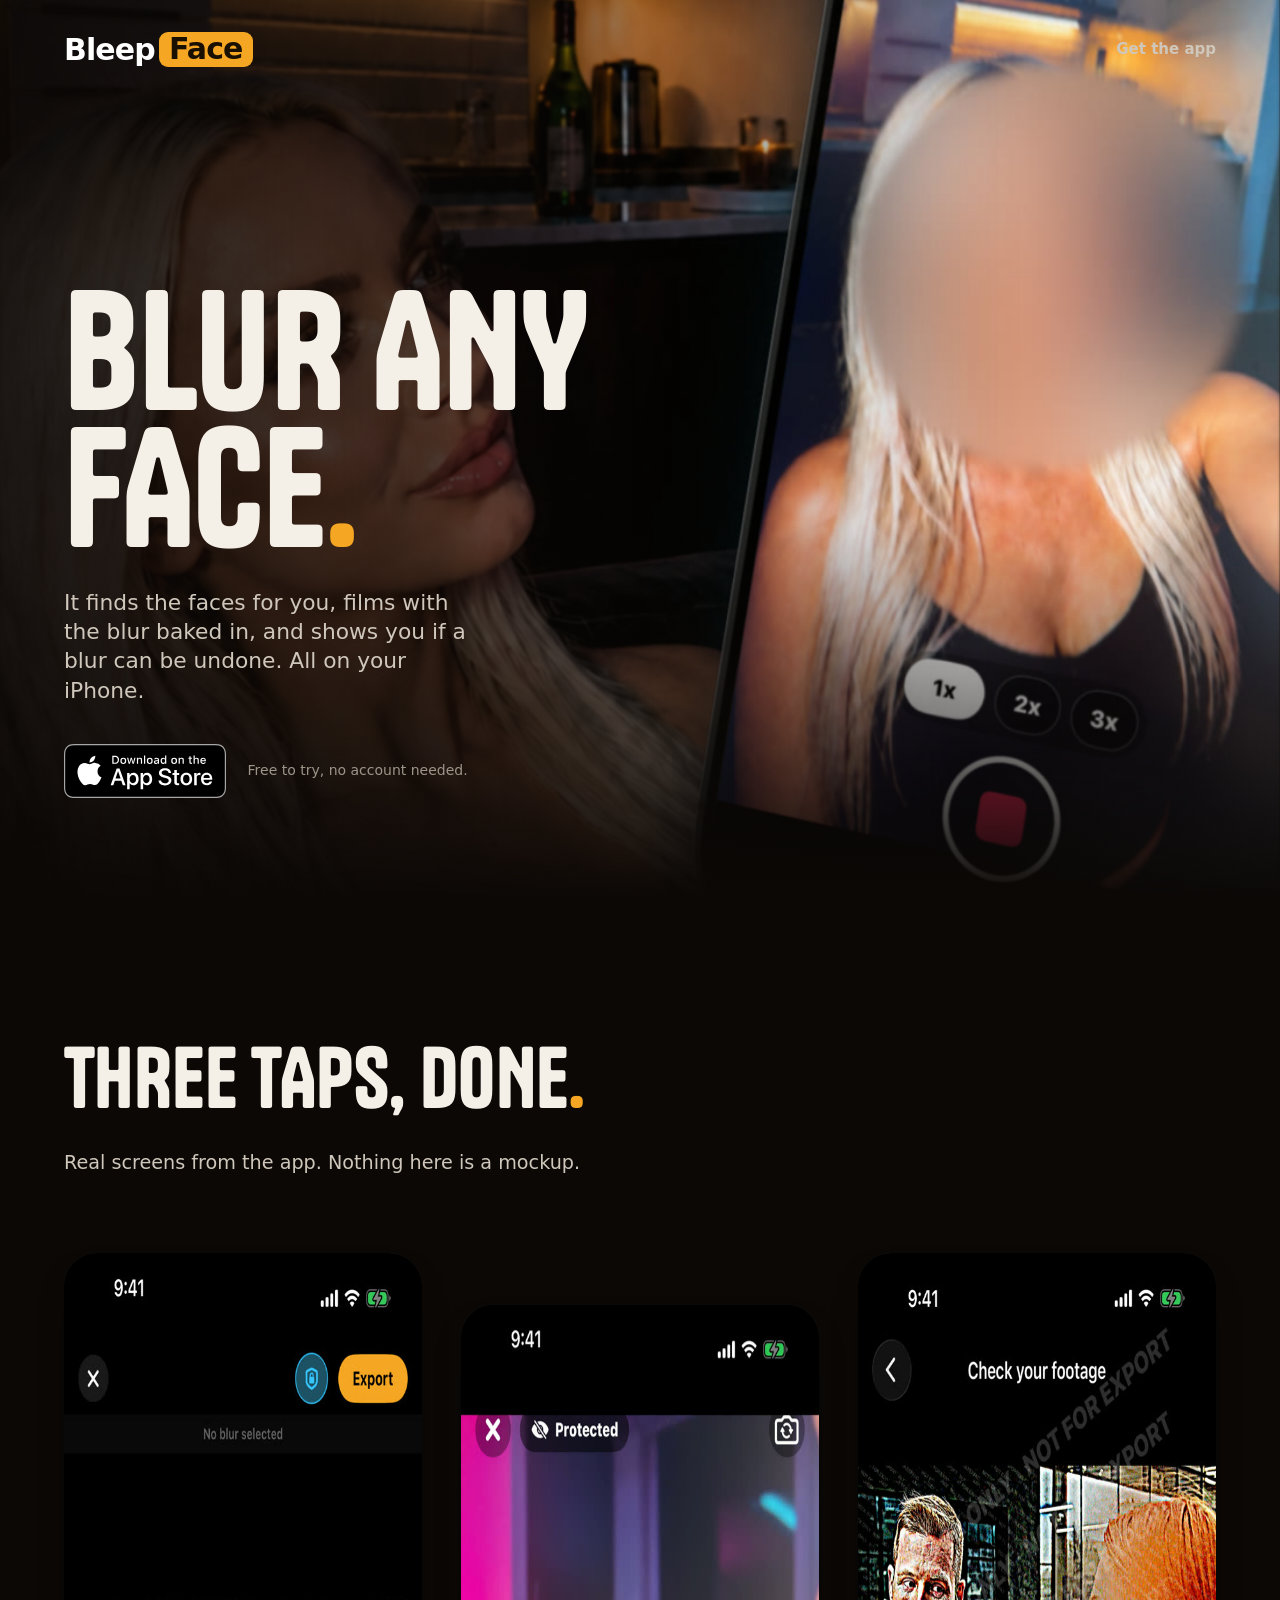
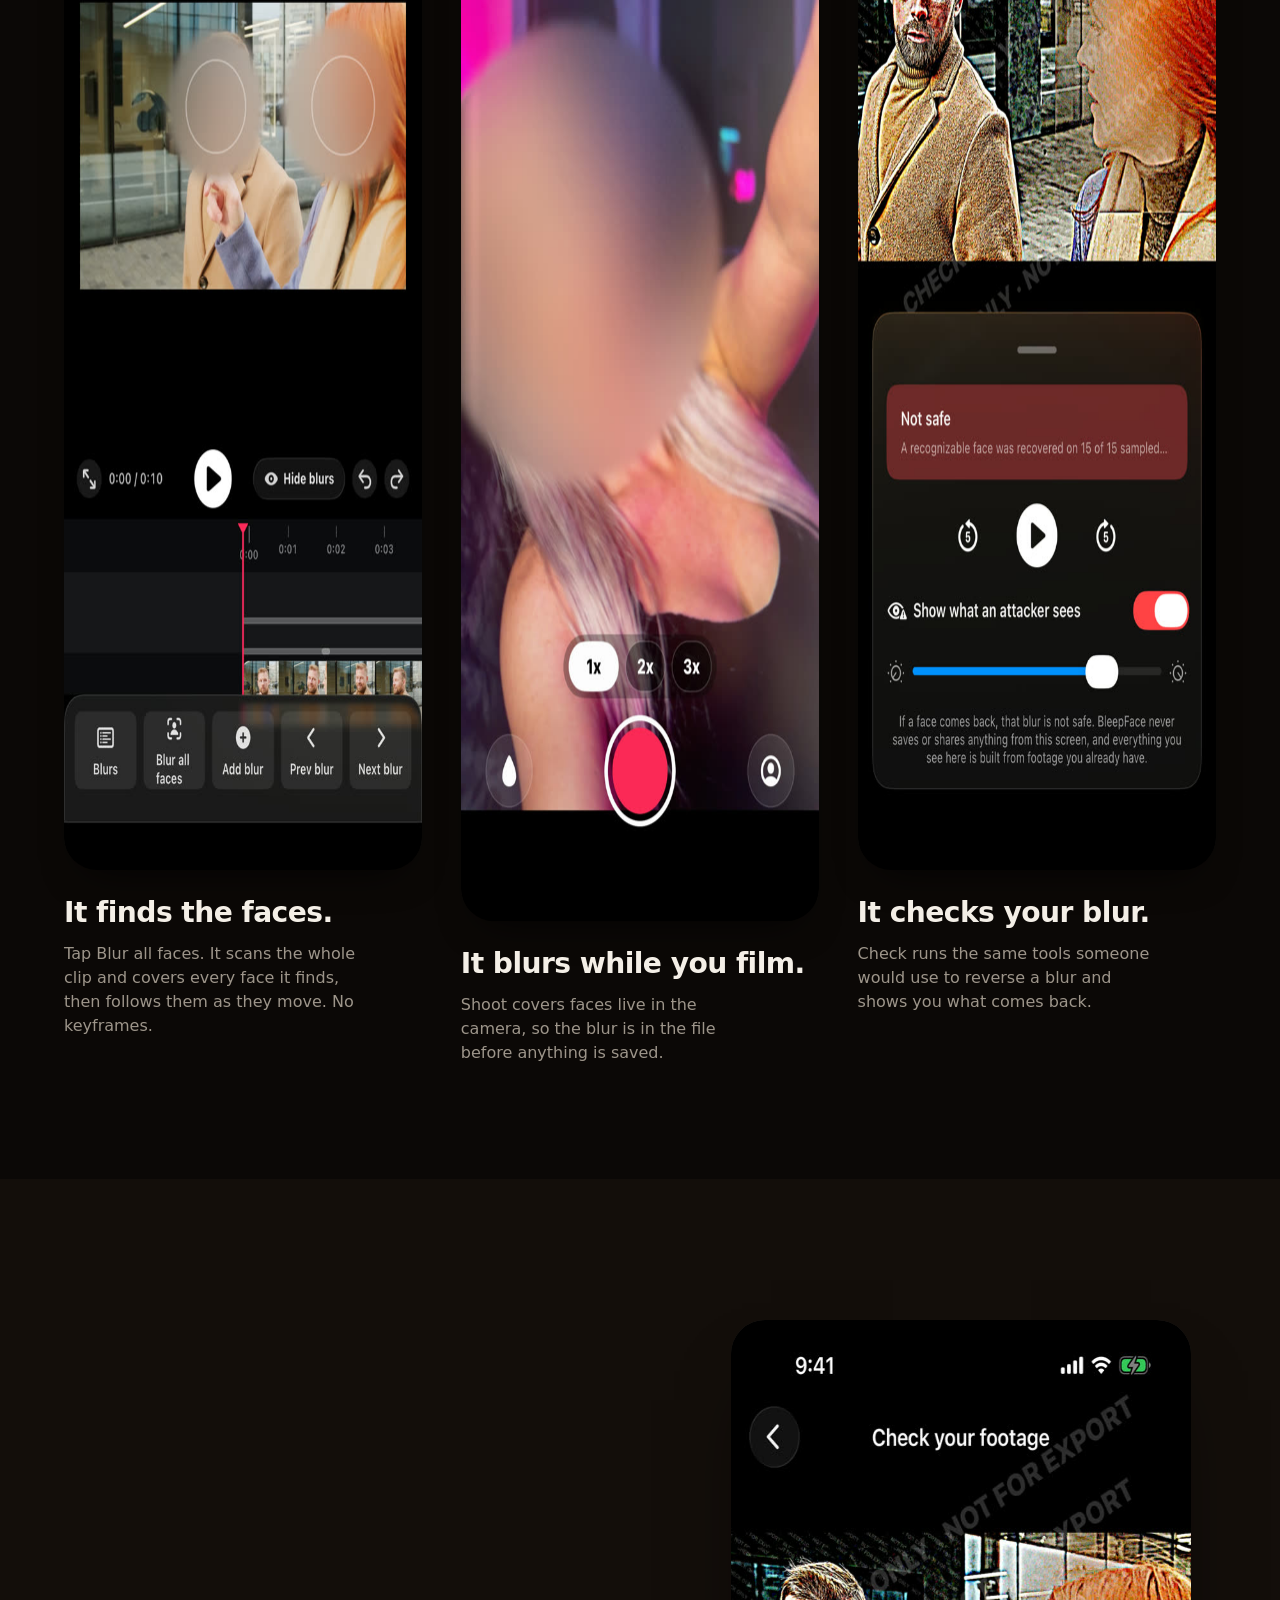
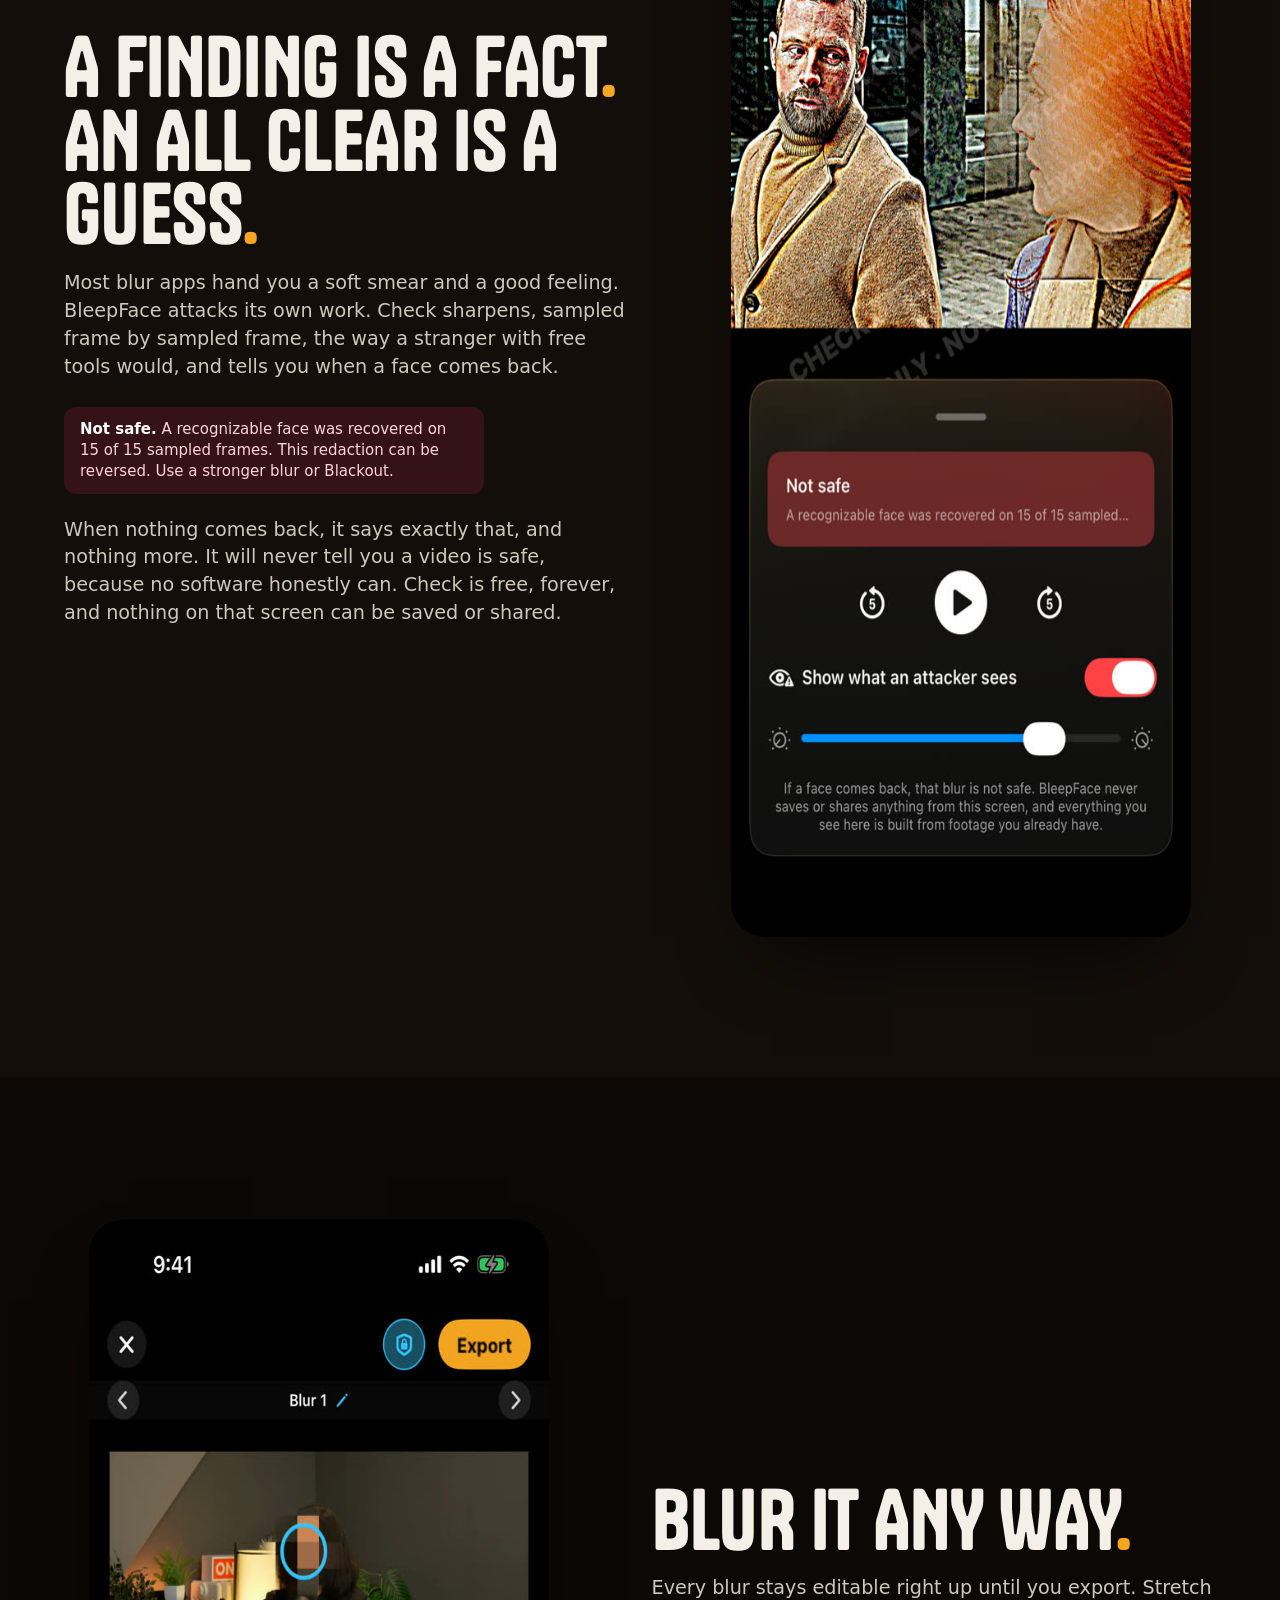
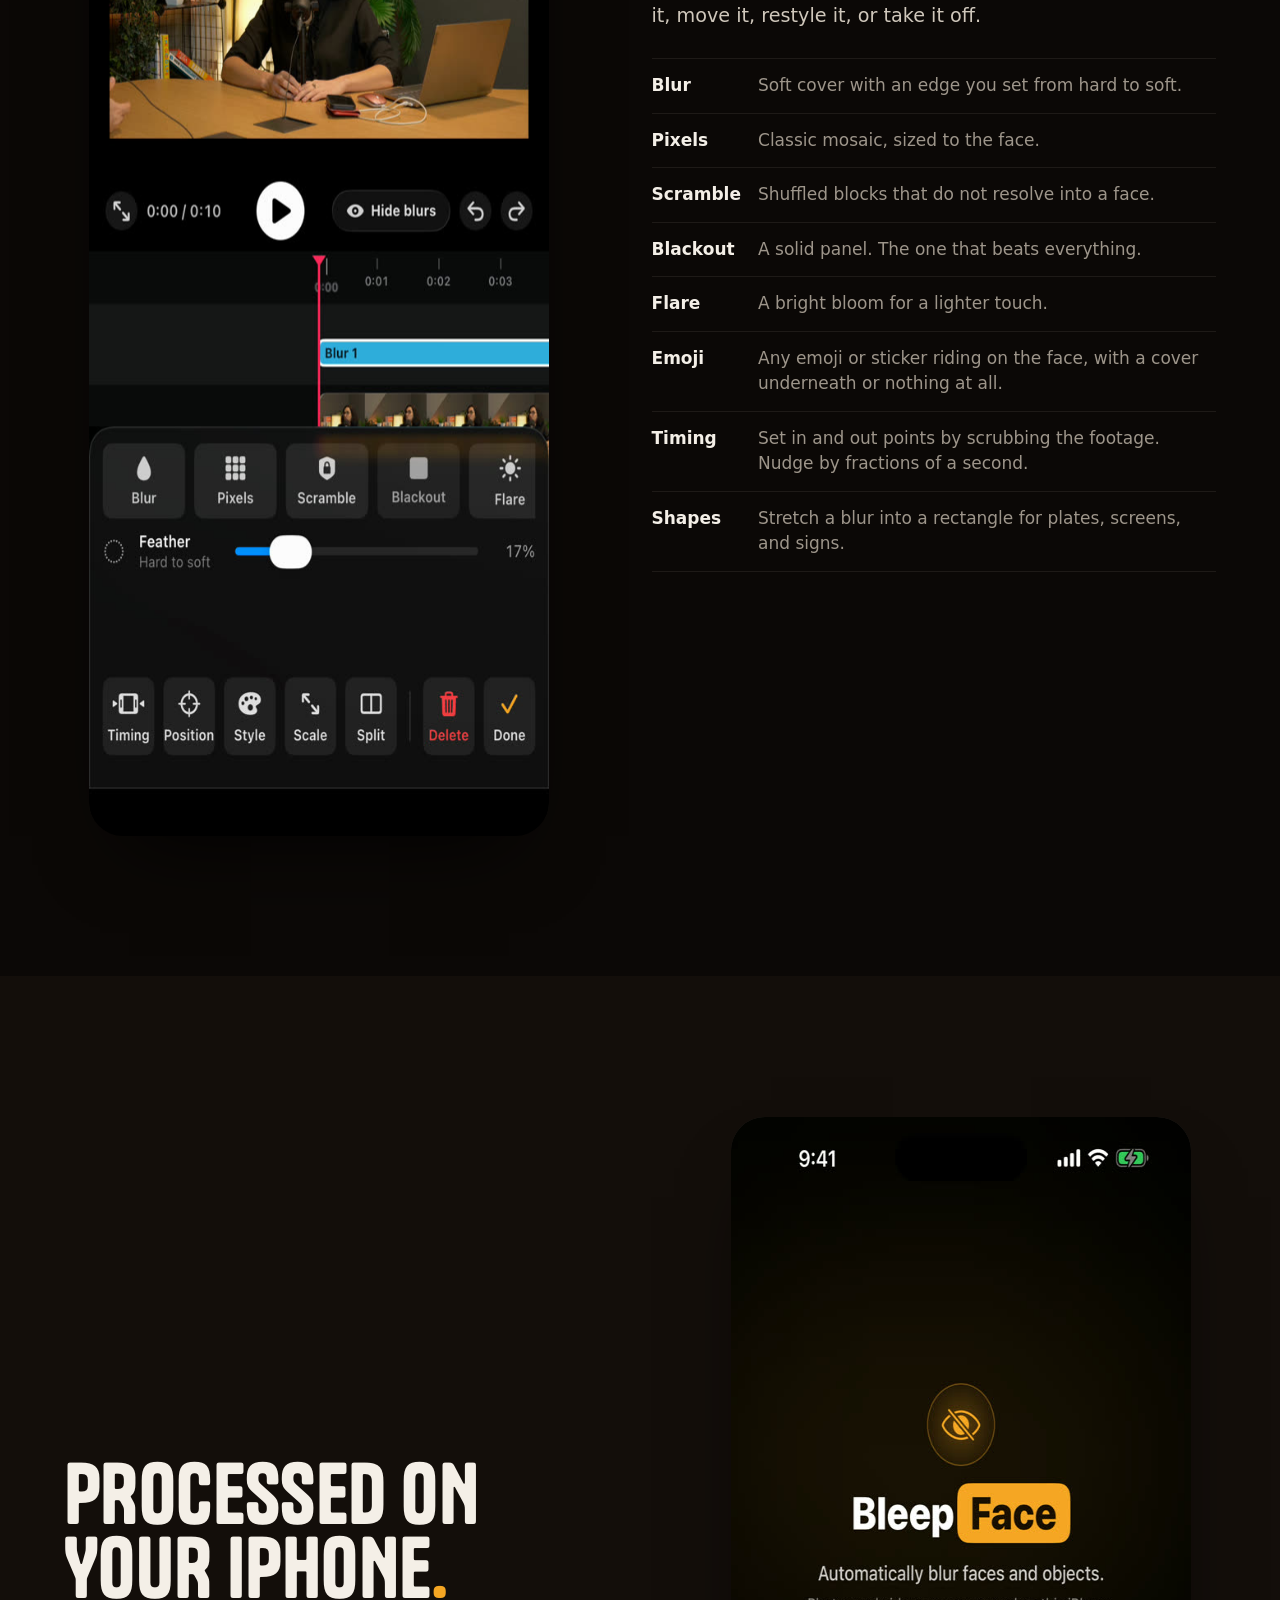
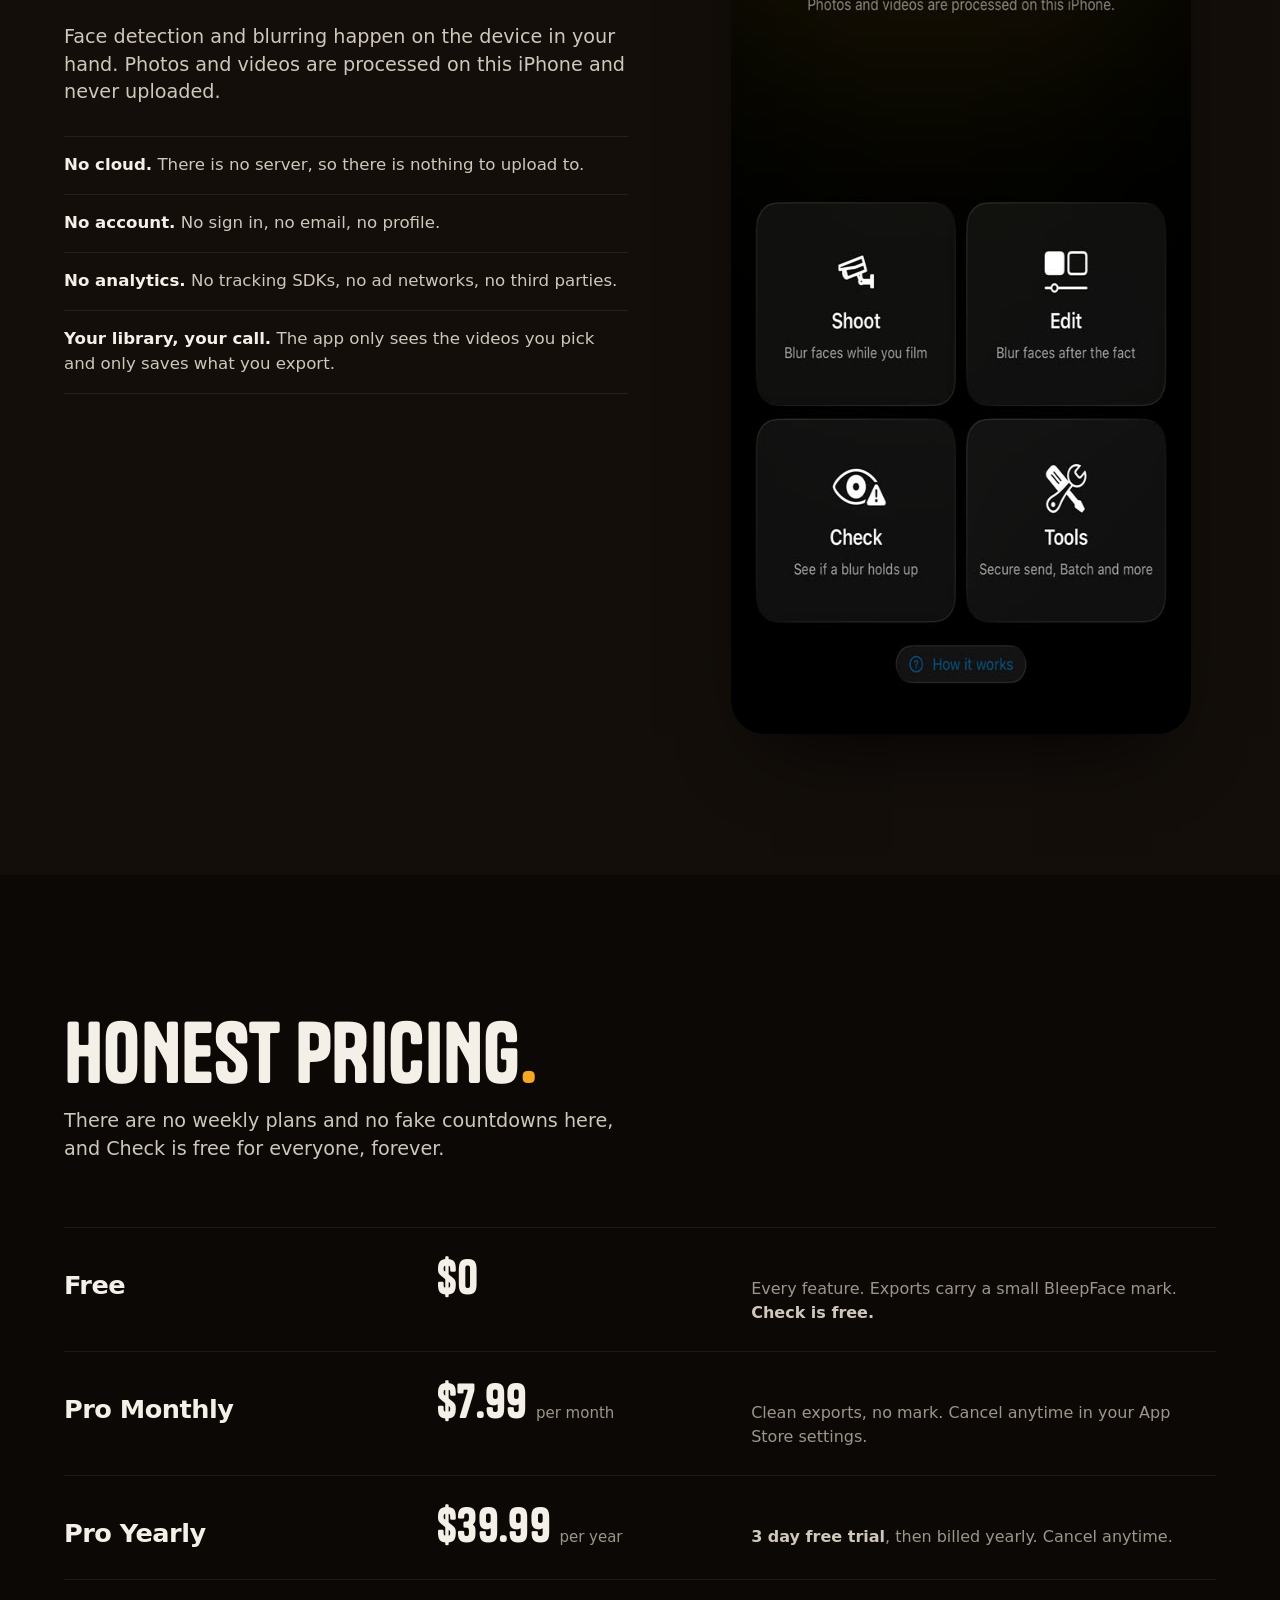
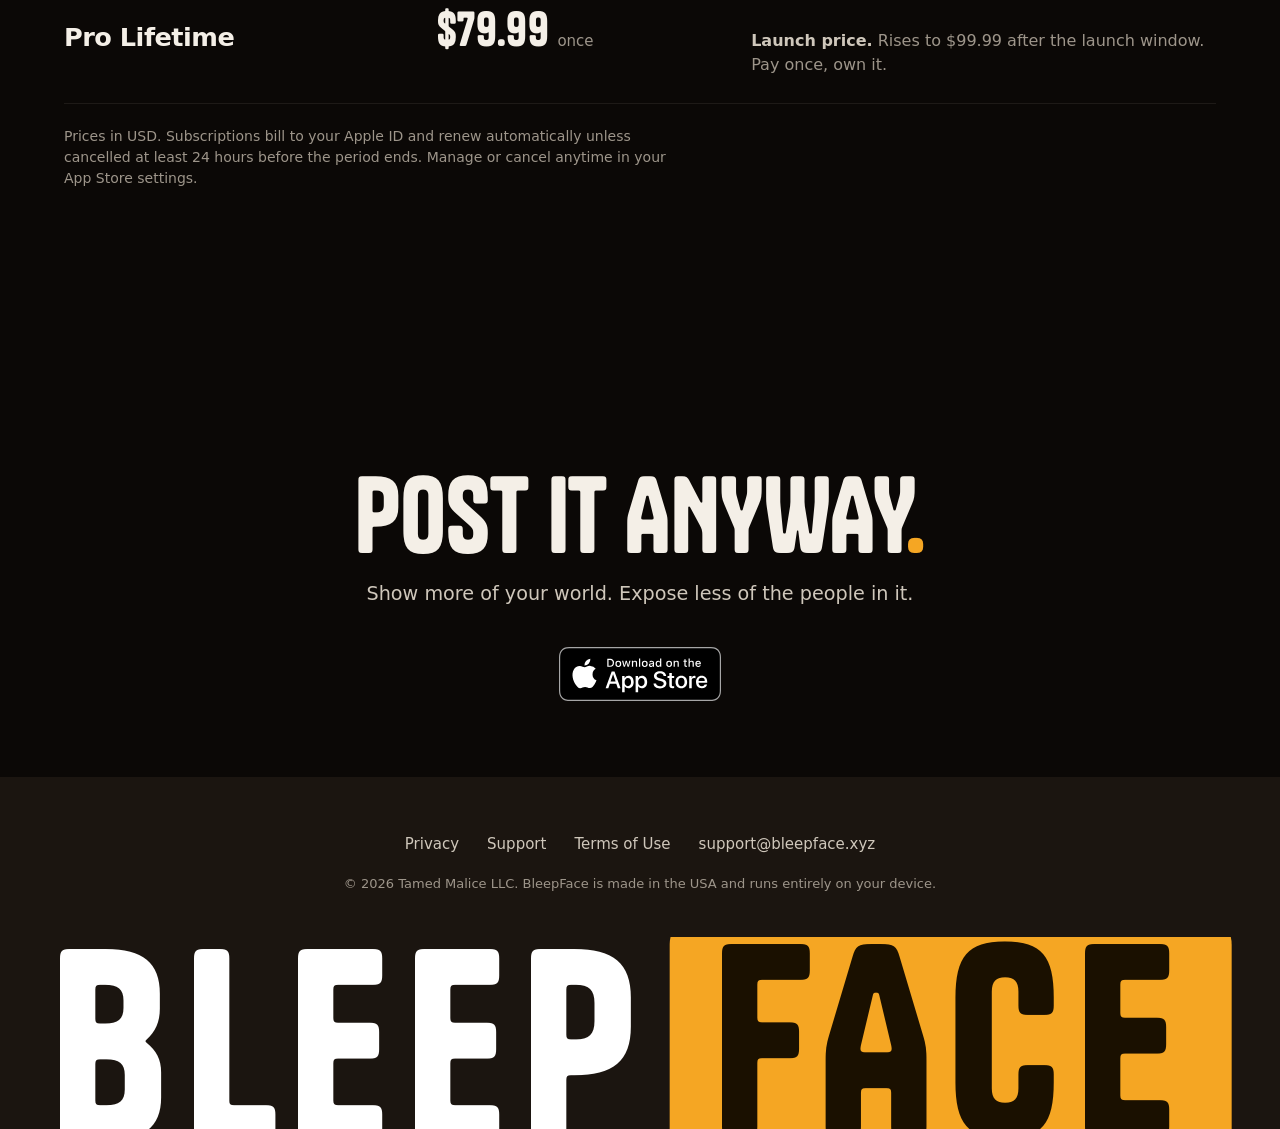
<file: index.html>
<!DOCTYPE html>
<html lang="en">
<head>
<meta charset="utf-8">
<meta name="viewport" content="width=device-width, initial-scale=1">
<title>BleepFace</title>
<meta name="description" content="BleepFace blurs faces in your videos automatically, films with the blur baked in live, and checks whether a blur can be reversed. Everything runs on your iPhone.">
<meta property="og:title" content="BleepFace">
<meta property="og:description" content="Blur any face. Film with the blur live. Check it before you post. All on your iPhone.">
<meta property="og:image" content="https://bleepface-site.pages.dev/assets/screens/03_blur_faces_live.jpg">
<meta property="og:type" content="website">
<meta name="theme-color" content="#0B0806">
<link rel="icon" href="assets/icon-512.png">
<link rel="apple-touch-icon" href="assets/icon-512.png">
<style>
  /* Faces: Tanker (Fontshare, self hosted) carries the display lines. Body sits
     in the system stack, which is SF on Apple devices, the same face the app
     itself uses. */
  @font-face {
    font-family: "Tanker";
    src: url("assets/fonts/Tanker-Regular.woff2") format("woff2");
    font-weight: 400; font-style: normal; font-display: swap;
  }
  :root {
    --ground: #0B0806;
    --ground-2: #130E0A;
    --ground-3: #1B1510;
    --ink: #F4EFE7;
    --ink-2: #CFC7BB;
    --muted: #9D958A;
    --amber: #F5A623;
    --amber-ink: #1A1000;
    --red: #FD2B5A;
    --edge: rgba(255, 236, 210, 0.08);
    --display: "Tanker", "Impact", "Arial Narrow", sans-serif;
    --body: -apple-system, BlinkMacSystemFont, system-ui, "Helvetica Neue", Arial, sans-serif;
    --gutter: clamp(20px, 5vw, 72px);
    --max: 1280px;
  }
  * { box-sizing: border-box; margin: 0; padding: 0; }
  html { scroll-behavior: smooth; }
  body {
    background: var(--ground); color: var(--ink);
    font-family: var(--body); line-height: 1.5;
    -webkit-font-smoothing: antialiased; overflow-x: hidden;
  }
  img { max-width: 100%; display: block; }
  a { color: inherit; text-decoration: none; }
  ::selection { background: var(--amber); color: var(--amber-ink); }
  :focus-visible { outline: 2px solid var(--amber); outline-offset: 4px; }

  .wrap { width: min(var(--max), 100% - 2 * var(--gutter)); margin-inline: auto; }

  /* Wordmark: the app's own mark, Bleep in white and Face on the amber box. */
  .mark { display: inline-flex; align-items: center; gap: 4px; font-weight: 800;
          letter-spacing: -0.03em; line-height: 1; white-space: nowrap; }
  .mark .b { color: #fff; }
  .mark .f { color: var(--amber-ink); background: var(--amber);
             padding: 0.06em 0.34em 0.12em; border-radius: 0.3em; }

  /* Nav sits over the hero, thin, no bar. */
  .nav { position: absolute; inset: 0 0 auto 0; z-index: 5;
         padding-top: clamp(18px, 3vw, 32px); }
  .nav .wrap { display: flex; align-items: center; justify-content: space-between; }
  .nav .mark { font-size: clamp(22px, 2.4vw, 30px); }
  .nav a.quiet { font-size: 15px; font-weight: 600; color: var(--ink-2); }
  .nav a.quiet:hover { color: #fff; }

  /* HERO. The plate is the artifact: a real Shoot capture on a real phone,
     held in a real room. Text sits in the left third where the plate is dark. */
  .hero { position: relative; min-height: min(100svh, 1000px); display: grid; align-items: end;
          overflow: hidden; isolation: isolate; }
  .hero .plate { position: absolute; inset: 0; z-index: -1; }
  .hero .plate img { width: 100%; height: 100%; object-fit: cover;
                     object-position: 78% 40%; transform: translateY(var(--py, 0)); will-change: transform; }
  /* Grade the plate so the type has ground to sit on, feathered, never a slab. */
  .hero .plate::after { content: ""; position: absolute; inset: 0;
    background:
      linear-gradient(to right, rgba(11,8,6,.92) 0%, rgba(11,8,6,.72) 34%, rgba(11,8,6,.12) 62%, rgba(11,8,6,0) 80%),
      linear-gradient(to top, rgba(11,8,6,1) 0%, rgba(11,8,6,.55) 18%, rgba(11,8,6,0) 42%); }
  .hero .wrap { padding-block: clamp(120px, 16vw, 200px) clamp(56px, 8vw, 110px); }
  .hero h1 { font-family: var(--display); font-weight: 400;
             font-size: clamp(76px, 12.5vw, 196px); line-height: 0.86; letter-spacing: 0.005em;
             text-transform: uppercase; max-width: 9ch; }
  .hero h1 .dot { color: var(--amber); }
  .hero p.sub { margin-top: clamp(18px, 2.4vw, 30px); max-width: 30ch;
                font-size: clamp(18px, 1.7vw, 24px); color: var(--ink-2); line-height: 1.35; }
  .cta { margin-top: clamp(26px, 3vw, 40px); display: flex; align-items: center; gap: 22px; flex-wrap: wrap; }
  .badge img { height: 54px; width: auto; }
  .badge:hover img { filter: brightness(1.12); }
  .cta small { font-size: 14px; color: var(--muted); flex: 1 1 180px; min-width: 0; }

  /* Section rhythm */
  section { padding-block: clamp(80px, 11vw, 160px); }
  h2 { font-family: var(--display); font-weight: 400; text-transform: uppercase;
       font-size: clamp(44px, 6.4vw, 96px); line-height: 0.9; letter-spacing: 0.005em; }
  h2 .dot { color: var(--amber); }
  .lede { font-size: clamp(17px, 1.5vw, 21px); color: var(--ink-2); max-width: 46ch; margin-top: 18px; line-height: 1.45; }
  .facts { font-size: clamp(16px, 1.3vw, 19px); color: var(--ink-2); line-height: 1.5; }
  .facts li { list-style: none; padding: 16px 0; border-top: 1px solid var(--edge); }
  .facts li:last-child { border-bottom: 1px solid var(--edge); }
  .facts strong { color: var(--ink); font-weight: 600; }

  /* PROOF: three real screens on the ground, no tiles. */
  .proof .wrap > header { display: grid; gap: 16px; margin-bottom: clamp(40px, 6vw, 80px); }
  .screens { display: grid; grid-template-columns: repeat(3, 1fr); gap: clamp(18px, 3vw, 44px); align-items: start; }
  .screen { position: relative; }
  .screen img { width: 100%; border-radius: clamp(18px, 2.6vw, 34px);
    box-shadow: inset 0 1px 0 rgba(255,255,255,.12), 0 18px 40px -22px rgba(0,0,0,.9); }
  .screen h3 { margin-top: 22px; font-size: clamp(22px, 2.2vw, 30px); font-weight: 700; letter-spacing: -0.02em; }
  .screen p { margin-top: 8px; color: var(--muted); font-size: 16px; max-width: 30ch; }
  .screen:nth-child(2) { transform: translateY(clamp(28px, 4vw, 64px)); }

  /* CHECK: the honesty story. Red is the app's own verdict red, used once. */
  .check { background: var(--ground-2); }
  .split { display: grid; grid-template-columns: 1.05fr 0.95fr; gap: clamp(36px, 6vw, 96px); align-items: center; }
  .split .shot img { width: min(100%, 460px); margin-inline: auto; border-radius: 34px;
    box-shadow: inset 0 1px 0 rgba(255,255,255,.12), 0 40px 80px -40px rgba(0,0,0,.95); }
  .verdict { display: inline-block; margin-top: 26px; padding: 12px 16px; border-radius: 12px;
             background: rgba(253,43,90,.14); color: #FFD3DB; font-size: 15px; line-height: 1.4; max-width: 44ch; }
  .verdict b { color: #fff; }

  /* STYLES: a plain ledger of what the app can actually do. */
  .styles .split { grid-template-columns: 0.95fr 1.05fr; }
  .ledger { margin-top: 28px; }
  .ledger li { list-style: none; display: grid; grid-template-columns: 8ch 1fr; gap: 20px;
               padding: 14px 0; border-top: 1px solid var(--edge); font-size: 17px; }
  .ledger li:last-child { border-bottom: 1px solid var(--edge); }
  .ledger b { font-weight: 700; color: var(--ink); }
  .ledger span { color: var(--muted); }

  /* PRIVACY: the Home screen makes the claim in the app's own words. */
  .privacy { background: var(--ground-2); }
  .privacy .facts { margin-top: 30px; }

  /* PRICING: one honest ledger, not three glowing cards. */
  .pricing .plans { margin-top: clamp(36px, 5vw, 64px); }
  .plan { display: grid; grid-template-columns: 1.2fr 1fr 1.6fr; gap: 24px; align-items: baseline;
          padding: 26px 0; border-top: 1px solid var(--edge); }
  .plan:last-child { border-bottom: 1px solid var(--edge); }
  .plan h3 { font-size: clamp(22px, 2vw, 28px); font-weight: 700; letter-spacing: -0.02em; }
  .plan .price { font-family: var(--display); font-size: clamp(34px, 3.6vw, 52px); line-height: 1; letter-spacing: 0.01em; }
  .plan .price small { font-family: var(--body); font-size: 15px; color: var(--muted); margin-left: 8px; letter-spacing: 0; }
  .plan p { color: var(--muted); font-size: 16px; }
  .plan p b { color: var(--ink-2); font-weight: 600; }
  .fine { margin-top: 22px; color: var(--muted); font-size: 14px; max-width: 70ch; line-height: 1.5; }

  /* CLOSE + FOOTER. The big wordmark is composed: caps, spaced, anchored to
     the very bottom edge, on top of everything, bleeding off the bottom. */
  .close { text-align: center; padding-bottom: clamp(40px, 6vw, 80px); }
  .close h2 { font-size: clamp(52px, 8vw, 120px); }
  .close .cta { justify-content: center; }
  footer { position: relative; overflow: hidden; background: var(--ground-3); padding-top: 56px; }
  footer .links { display: flex; justify-content: center; gap: 28px; flex-wrap: wrap;
                  font-size: 15px; color: var(--ink-2); }
  footer .links a:hover { color: #fff; }
  footer .legal { text-align: center; color: var(--muted); font-size: 13px; margin-top: 18px; padding-inline: var(--gutter); }
  footer .big { position: relative; margin-top: 44px; height: clamp(88px, 15vw, 230px); overflow: hidden; }
  footer .big .mark { position: absolute; left: 50%; bottom: -0.22em; transform: translateX(-50%);
                      font-family: var(--display); font-weight: 400; letter-spacing: 0.06em;
                      font-size: clamp(120px, 20vw, 320px); text-transform: uppercase; gap: 0.08em; }
  footer .big .mark .f { border-radius: 0.14em; padding: 0.02em 0.16em 0.06em; }

  @media (max-width: 900px) {
    .screens { grid-template-columns: 1fr; gap: 44px; }
    .screen:nth-child(2) { transform: none; }
    .screen img { width: min(100%, 360px); margin-inline: auto; }
    .screen h3, .screen p { text-align: center; margin-inline: auto; }
    .split, .styles .split { grid-template-columns: 1fr; gap: 40px; }
    .split .shot { order: -1; }
    .plan { grid-template-columns: 1fr; gap: 8px; }
    .hero .plate img { object-position: 50% 18%; }
    .hero .plate::after { background:
      linear-gradient(to top, rgba(11,8,6,1) 0%, rgba(11,8,6,.88) 26%, rgba(11,8,6,.35) 52%, rgba(11,8,6,0) 72%); }
  }
  @media (prefers-reduced-motion: reduce) { html { scroll-behavior: auto; } .hero .plate img { transform: none !important; } }
</style>
</head>
<body>

<nav class="nav">
  <div class="wrap">
    <a class="mark" href="#top" aria-label="BleepFace"><span class="b">Bleep</span><span class="f">Face</span></a>
    <a class="quiet" href="#get">Get the app</a>
  </div>
</nav>

<header class="hero" id="top">
  <div class="plate" aria-hidden="true"><img src="assets/plates/live.jpg" alt=""></div>
  <div class="wrap">
    <h1>Blur any face<span class="dot">.</span></h1>
    <p class="sub">It finds the faces for you, films with the blur baked in, and shows you if a blur can be undone. All on your iPhone.</p>
    <div class="cta">
      <a class="badge" href="#get" aria-label="Download on the App Store"><img src="assets/app-store-badge.svg" alt="Download on the App Store"></a>
      <small>Free to try, no account needed.</small>
    </div>
  </div>
</header>

<section class="proof">
  <div class="wrap">
    <header>
      <h2>Three taps, done<span class="dot">.</span></h2>
      <p class="lede">Real screens from the app. Nothing here is a mockup.</p>
    </header>
    <div class="screens">
      <figure class="screen">
        <img src="assets/screens/cap_01_blur_any_face_source.jpg" alt="BleepFace editor with two faces found and covered automatically" loading="lazy" width="560" height="1217">
        <h3>It finds the faces.</h3>
        <p>Tap Blur all faces. It scans the whole clip and covers every face it finds, then follows them as they move. No keyframes.</p>
      </figure>
      <figure class="screen">
        <img src="assets/screens/cap_06_shoot_live_8850.jpg" alt="BleepFace live camera with a face covered while recording" loading="lazy" width="560" height="1217">
        <h3>It blurs while you film.</h3>
        <p>Shoot covers faces live in the camera, so the blur is in the file before anything is saved.</p>
      </figure>
      <figure class="screen">
        <img src="assets/screens/cap_07_check_clean_source.jpg" alt="BleepFace Check screen showing a face recovered from a weak blur" loading="lazy" width="560" height="1217">
        <h3>It checks your blur.</h3>
        <p>Check runs the same tools someone would use to reverse a blur and shows you what comes back.</p>
      </figure>
    </div>
  </div>
</section>

<section class="check" id="check">
  <div class="wrap split">
    <div>
      <h2>A finding is a fact<span class="dot">.</span><br>An all clear is a guess<span class="dot">.</span></h2>
      <p class="lede">Most blur apps hand you a soft smear and a good feeling. BleepFace attacks its own work. Check sharpens, sampled frame by sampled frame, the way a stranger with free tools would, and tells you when a face comes back.</p>
      <p class="verdict"><b>Not safe.</b> A recognizable face was recovered on 15 of 15 sampled frames. This redaction can be reversed. Use a stronger blur or Blackout.</p>
      <p class="lede" style="margin-top:22px">When nothing comes back, it says exactly that, and nothing more. It will never tell you a video is safe, because no software honestly can. Check is free, forever, and nothing on that screen can be saved or shared.</p>
    </div>
    <div class="shot"><img src="assets/screens/cap_07_check_clean_source.jpg" alt="The Check screen with the attacker view on and a red Not safe verdict" loading="lazy" width="560" height="1217"></div>
  </div>
</section>

<section class="styles">
  <div class="wrap split">
    <div class="shot"><img src="assets/screens/cap_03_pick_your_cover_source.jpg" alt="The cover style picker with Blur, Pixels, Scramble, Blackout and Flare" loading="lazy" width="560" height="1217"></div>
    <div>
      <h2>Blur it any way<span class="dot">.</span></h2>
      <p class="lede">Every blur stays editable right up until you export. Stretch it, move it, restyle it, or take it off.</p>
      <ul class="ledger">
        <li><b>Blur</b><span>Soft cover with an edge you set from hard to soft.</span></li>
        <li><b>Pixels</b><span>Classic mosaic, sized to the face.</span></li>
        <li><b>Scramble</b><span>Shuffled blocks that do not resolve into a face.</span></li>
        <li><b>Blackout</b><span>A solid panel. The one that beats everything.</span></li>
        <li><b>Flare</b><span>A bright bloom for a lighter touch.</span></li>
        <li><b>Emoji</b><span>Any emoji or sticker riding on the face, with a cover underneath or nothing at all.</span></li>
        <li><b>Timing</b><span>Set in and out points by scrubbing the footage. Nudge by fractions of a second.</span></li>
        <li><b>Shapes</b><span>Stretch a blur into a rectangle for plates, screens, and signs.</span></li>
      </ul>
    </div>
  </div>
</section>

<section class="privacy" id="privacy">
  <div class="wrap split">
    <div>
      <h2>Processed on your iPhone<span class="dot">.</span></h2>
      <p class="lede">Face detection and blurring happen on the device in your hand. Photos and videos are processed on this iPhone and never uploaded.</p>
      <ul class="facts">
        <li><strong>No cloud.</strong> There is no server, so there is nothing to upload to.</li>
        <li><strong>No account.</strong> No sign in, no email, no profile.</li>
        <li><strong>No analytics.</strong> No tracking SDKs, no ad networks, no third parties.</li>
        <li><strong>Your library, your call.</strong> The app only sees the videos you pick and only saves what you export.</li>
      </ul>
    </div>
    <div class="shot"><img src="assets/screens/cap_home_updated.jpg" alt="The BleepFace home screen, which reads: Photos and videos are processed on this iPhone" loading="lazy" width="560" height="1217"></div>
  </div>
</section>

<section class="pricing" id="pricing">
  <div class="wrap">
    <h2>Honest pricing<span class="dot">.</span></h2>
    <p class="lede">There are no weekly plans and no fake countdowns here, and Check is free for everyone, forever.</p>
    <div class="plans">
      <div class="plan">
        <h3>Free</h3>
        <div class="price">$0</div>
        <p>Every feature. Exports carry a small BleepFace mark. <b>Check is free.</b></p>
      </div>
      <div class="plan">
        <h3>Pro Monthly</h3>
        <div class="price">$7.99<small>per month</small></div>
        <p>Clean exports, no mark. Cancel anytime in your App Store settings.</p>
      </div>
      <div class="plan">
        <h3>Pro Yearly</h3>
        <div class="price">$39.99<small>per year</small></div>
        <p><b>3 day free trial</b>, then billed yearly. Cancel anytime.</p>
      </div>
      <div class="plan">
        <h3>Pro Lifetime</h3>
        <div class="price">$79.99<small>once</small></div>
        <p><b>Launch price.</b> Rises to $99.99 after the launch window. Pay once, own it.</p>
      </div>
    </div>
    <p class="fine">Prices in USD. Subscriptions bill to your Apple ID and renew automatically unless cancelled at least 24 hours before the period ends. Manage or cancel anytime in your App Store settings.</p>
  </div>
</section>

<section class="close" id="get">
  <div class="wrap">
    <h2>Post it anyway<span class="dot">.</span></h2>
    <p class="lede" style="margin-inline:auto">Show more of your world. Expose less of the people in it.</p>
    <div class="cta">
      <a class="badge" href="https://apps.apple.com/app/id6779670823" aria-label="Download on the App Store"><img src="assets/app-store-badge.svg" alt="Download on the App Store"></a>
    </div>
  </div>
</section>

<footer>
  <div class="links">
    <a href="privacy.html">Privacy</a>
    <a href="support.html">Support</a>
    <a href="https://www.apple.com/legal/internet-services/itunes/dev/stdeula/">Terms of Use</a>
    <a href="mailto:support@bleepface.xyz">support@bleepface.xyz</a>
  </div>
  <p class="legal">&copy; 2026 Tamed Malice LLC. BleepFace is made in the USA and runs entirely on your device.</p>
  <div class="big" aria-hidden="true"><span class="mark"><span class="b">Bleep</span><span class="f">Face</span></span></div>
</footer>

<script>
  // Hero plate drifts a touch slower than the page: the only motion here, and
  // it acts on an element that is already fully visible.
  (function () {
    var m = window.matchMedia('(prefers-reduced-motion: reduce)');
    var img = document.querySelector('.hero .plate img');
    if (!img || m.matches) return;
    var raf = null;
    function tick() { raf = null; img.style.setProperty('--py', (window.scrollY * 0.18) + 'px'); }
    window.addEventListener('scroll', function () { if (!raf) raf = requestAnimationFrame(tick); }, { passive: true });
  })();
</script>
</body>
</html>
</file>
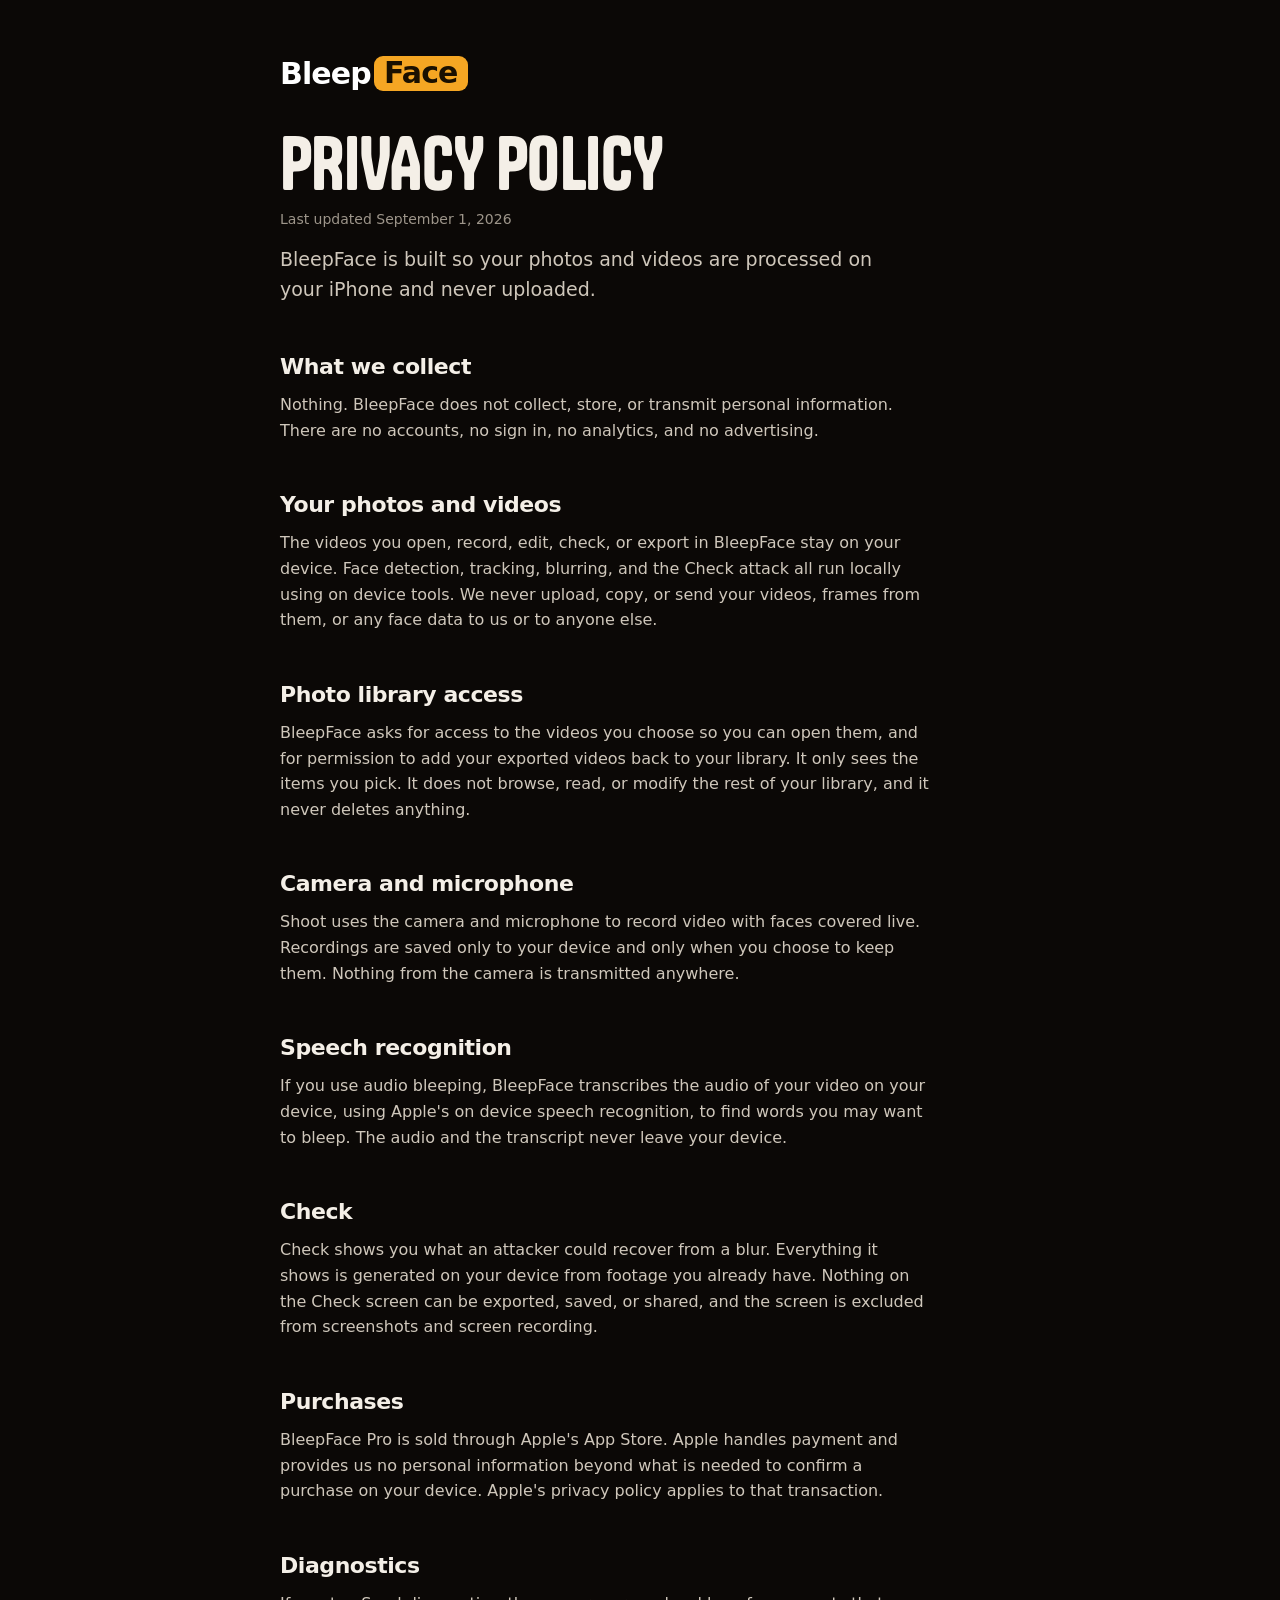
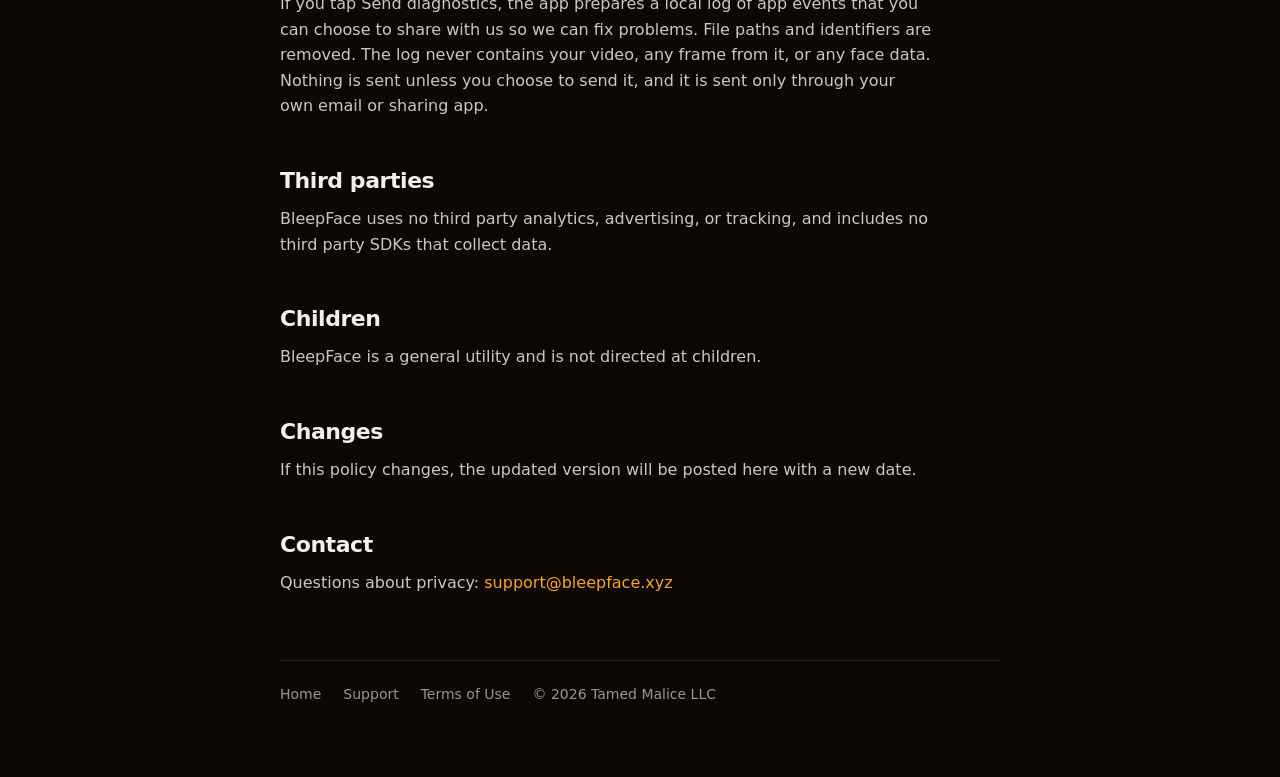
<file: privacy.html>
<!DOCTYPE html>
<html lang="en">
<head>
<meta charset="utf-8">
<meta name="viewport" content="width=device-width, initial-scale=1">
<title>BleepFace Privacy Policy</title>
<meta name="description" content="BleepFace privacy policy. Photos and videos are processed on your iPhone and never uploaded.">
<meta name="theme-color" content="#0B0806">
<link rel="icon" href="assets/icon-512.png">
<link rel="stylesheet" href="assets/page.css">
</head>
<body>
<div class="page">
  <a class="mark" href="index.html" aria-label="BleepFace home"><span class="b">Bleep</span><span class="f">Face</span></a>

  <h1>Privacy Policy</h1>
  <p class="updated">Last updated September 1, 2026</p>
  <p class="lede">BleepFace is built so your photos and videos are processed on your iPhone and never uploaded.</p>

  <h2>What we collect</h2>
  <p>Nothing. BleepFace does not collect, store, or transmit personal information. There are no accounts, no sign in, no analytics, and no advertising.</p>

  <h2>Your photos and videos</h2>
  <p>The videos you open, record, edit, check, or export in BleepFace stay on your device. Face detection, tracking, blurring, and the Check attack all run locally using on device tools. We never upload, copy, or send your videos, frames from them, or any face data to us or to anyone else.</p>

  <h2>Photo library access</h2>
  <p>BleepFace asks for access to the videos you choose so you can open them, and for permission to add your exported videos back to your library. It only sees the items you pick. It does not browse, read, or modify the rest of your library, and it never deletes anything.</p>

  <h2>Camera and microphone</h2>
  <p>Shoot uses the camera and microphone to record video with faces covered live. Recordings are saved only to your device and only when you choose to keep them. Nothing from the camera is transmitted anywhere.</p>

  <h2>Speech recognition</h2>
  <p>If you use audio bleeping, BleepFace transcribes the audio of your video on your device, using Apple's on device speech recognition, to find words you may want to bleep. The audio and the transcript never leave your device.</p>

  <h2>Check</h2>
  <p>Check shows you what an attacker could recover from a blur. Everything it shows is generated on your device from footage you already have. Nothing on the Check screen can be exported, saved, or shared, and the screen is excluded from screenshots and screen recording.</p>

  <h2>Purchases</h2>
  <p>BleepFace Pro is sold through Apple's App Store. Apple handles payment and provides us no personal information beyond what is needed to confirm a purchase on your device. Apple's privacy policy applies to that transaction.</p>

  <h2>Diagnostics</h2>
  <p>If you tap Send diagnostics, the app prepares a local log of app events that you can choose to share with us so we can fix problems. File paths and identifiers are removed. The log never contains your video, any frame from it, or any face data. Nothing is sent unless you choose to send it, and it is sent only through your own email or sharing app.</p>

  <h2>Third parties</h2>
  <p>BleepFace uses no third party analytics, advertising, or tracking, and includes no third party SDKs that collect data.</p>

  <h2>Children</h2>
  <p>BleepFace is a general utility and is not directed at children.</p>

  <h2>Changes</h2>
  <p>If this policy changes, the updated version will be posted here with a new date.</p>

  <h2>Contact</h2>
  <p>Questions about privacy: <a href="mailto:support@bleepface.xyz">support@bleepface.xyz</a></p>

  <footer>
    <a href="index.html">Home</a>
    <a href="support.html">Support</a>
    <a href="https://www.apple.com/legal/internet-services/itunes/dev/stdeula/">Terms of Use</a>
    <span>&copy; 2026 Tamed Malice LLC</span>
  </footer>
</div>
</body>
</html>
</file>
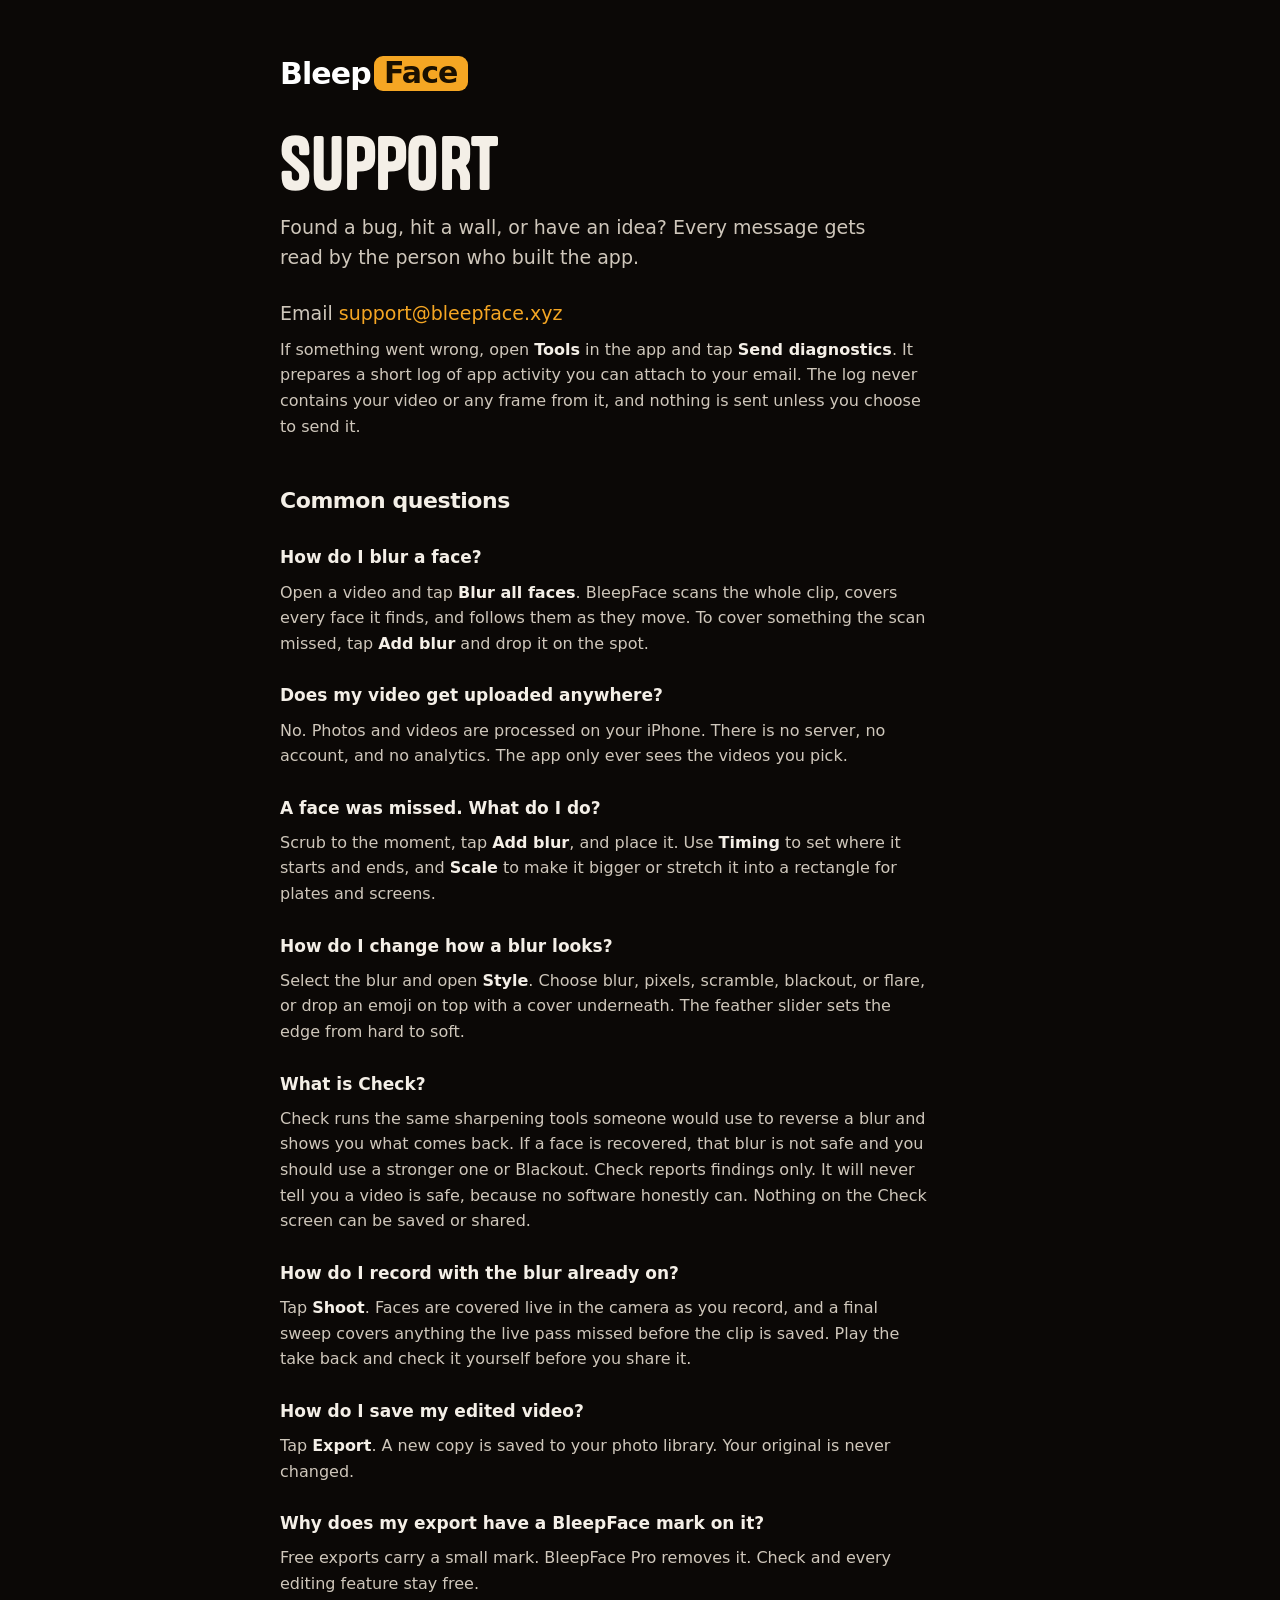
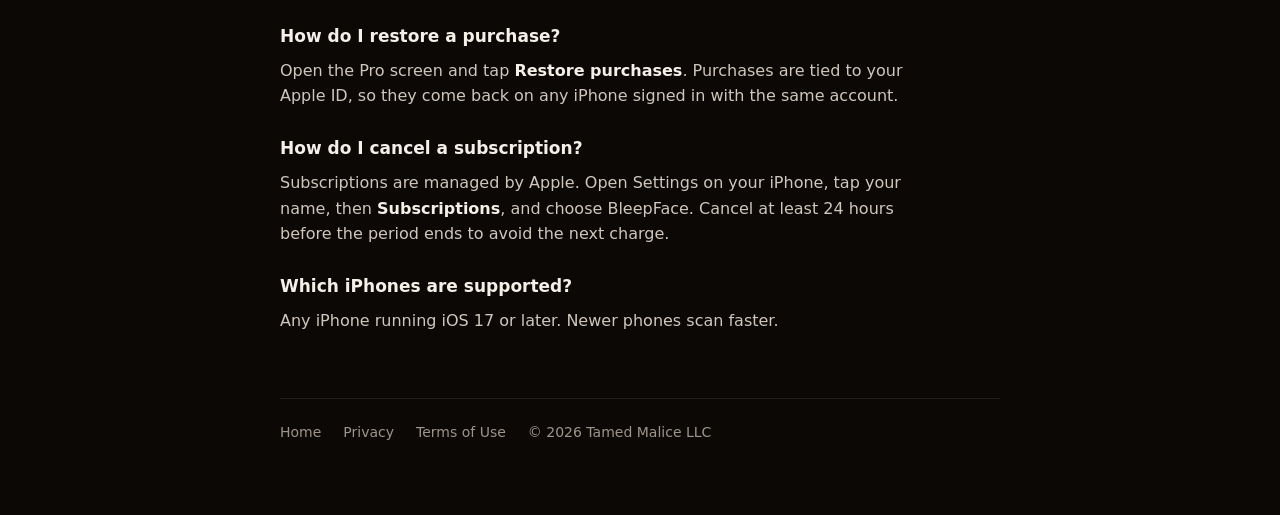
<file: support.html>
<!DOCTYPE html>
<html lang="en">
<head>
<meta charset="utf-8">
<meta name="viewport" content="width=device-width, initial-scale=1">
<title>BleepFace Support</title>
<meta name="description" content="Support for BleepFace, the app that blurs faces in your videos entirely on your iPhone.">
<meta name="theme-color" content="#0B0806">
<link rel="icon" href="assets/icon-512.png">
<link rel="stylesheet" href="assets/page.css">
</head>
<body>
<div class="page">
  <a class="mark" href="index.html" aria-label="BleepFace home"><span class="b">Bleep</span><span class="f">Face</span></a>

  <h1>Support</h1>
  <p class="lede">Found a bug, hit a wall, or have an idea? Every message gets read by the person who built the app.</p>

  <p class="contact">Email <a href="mailto:support@bleepface.xyz">support@bleepface.xyz</a></p>
  <p>If something went wrong, open <strong>Tools</strong> in the app and tap <strong>Send diagnostics</strong>. It prepares a short log of app activity you can attach to your email. The log never contains your video or any frame from it, and nothing is sent unless you choose to send it.</p>

  <h2>Common questions</h2>

  <h3>How do I blur a face?</h3>
  <p>Open a video and tap <strong>Blur all faces</strong>. BleepFace scans the whole clip, covers every face it finds, and follows them as they move. To cover something the scan missed, tap <strong>Add blur</strong> and drop it on the spot.</p>

  <h3>Does my video get uploaded anywhere?</h3>
  <p>No. Photos and videos are processed on your iPhone. There is no server, no account, and no analytics. The app only ever sees the videos you pick.</p>

  <h3>A face was missed. What do I do?</h3>
  <p>Scrub to the moment, tap <strong>Add blur</strong>, and place it. Use <strong>Timing</strong> to set where it starts and ends, and <strong>Scale</strong> to make it bigger or stretch it into a rectangle for plates and screens.</p>

  <h3>How do I change how a blur looks?</h3>
  <p>Select the blur and open <strong>Style</strong>. Choose blur, pixels, scramble, blackout, or flare, or drop an emoji on top with a cover underneath. The feather slider sets the edge from hard to soft.</p>

  <h3>What is Check?</h3>
  <p>Check runs the same sharpening tools someone would use to reverse a blur and shows you what comes back. If a face is recovered, that blur is not safe and you should use a stronger one or Blackout. Check reports findings only. It will never tell you a video is safe, because no software honestly can. Nothing on the Check screen can be saved or shared.</p>

  <h3>How do I record with the blur already on?</h3>
  <p>Tap <strong>Shoot</strong>. Faces are covered live in the camera as you record, and a final sweep covers anything the live pass missed before the clip is saved. Play the take back and check it yourself before you share it.</p>

  <h3>How do I save my edited video?</h3>
  <p>Tap <strong>Export</strong>. A new copy is saved to your photo library. Your original is never changed.</p>

  <h3>Why does my export have a BleepFace mark on it?</h3>
  <p>Free exports carry a small mark. BleepFace Pro removes it. Check and every editing feature stay free.</p>

  <h3>How do I restore a purchase?</h3>
  <p>Open the Pro screen and tap <strong>Restore purchases</strong>. Purchases are tied to your Apple ID, so they come back on any iPhone signed in with the same account.</p>

  <h3>How do I cancel a subscription?</h3>
  <p>Subscriptions are managed by Apple. Open Settings on your iPhone, tap your name, then <strong>Subscriptions</strong>, and choose BleepFace. Cancel at least 24 hours before the period ends to avoid the next charge.</p>

  <h3>Which iPhones are supported?</h3>
  <p>Any iPhone running iOS 17 or later. Newer phones scan faster.</p>

  <footer>
    <a href="index.html">Home</a>
    <a href="privacy.html">Privacy</a>
    <a href="https://www.apple.com/legal/internet-services/itunes/dev/stdeula/">Terms of Use</a>
    <span>&copy; 2026 Tamed Malice LLC</span>
  </footer>
</div>
</body>
</html>
</file>
<file: assets/page.css>
/* Shared styling for the text pages (Support, Privacy). Same ground and mark
   as the home page, set for reading. */
@font-face {
  font-family: "Tanker";
  src: url("fonts/Tanker-Regular.woff2") format("woff2");
  font-weight: 400; font-style: normal; font-display: swap;
}
:root {
  --ground: #0B0806; --ink: #F4EFE7; --ink-2: #CFC7BB; --muted: #9D958A;
  --amber: #F5A623; --amber-ink: #1A1000; --edge: rgba(255, 236, 210, 0.10);
  --display: "Tanker", "Impact", "Arial Narrow", sans-serif;
  --body: -apple-system, BlinkMacSystemFont, system-ui, "Helvetica Neue", Arial, sans-serif;
}
* { box-sizing: border-box; margin: 0; padding: 0; }
body { background: var(--ground); color: var(--ink); font-family: var(--body);
       line-height: 1.6; -webkit-font-smoothing: antialiased; }
a { color: var(--amber); text-decoration: none; }
a:hover { text-decoration: underline; text-underline-offset: 3px; }
:focus-visible { outline: 2px solid var(--amber); outline-offset: 4px; }
.page { width: min(720px, 100% - 44px); margin-inline: auto; padding: 56px 0 72px; }
.mark { display: inline-flex; align-items: center; gap: 3px; font-weight: 800;
        font-size: 30px; letter-spacing: -0.03em; line-height: 1; color: inherit; }
.mark:hover { text-decoration: none; }
.mark .b { color: #fff; }
.mark .f { color: var(--amber-ink); background: var(--amber); padding: 0.06em 0.34em 0.12em; border-radius: 0.3em; }
h1 { font-family: var(--display); font-weight: 400; text-transform: uppercase;
     font-size: clamp(48px, 8vw, 72px); line-height: 0.92; margin: 40px 0 10px; }
.updated { color: var(--muted); font-size: 14px; }
.lede { font-size: 19px; color: var(--ink-2); margin-top: 14px; max-width: 52ch; }
.contact { margin-top: 26px; font-size: 19px; }
h2 { font-size: 22px; font-weight: 700; letter-spacing: -0.02em; margin: 44px 0 8px; }
h3 { font-size: 17px; font-weight: 700; margin: 26px 0 4px; }
p { color: var(--ink-2); margin: 8px 0; max-width: 64ch; }
strong { color: var(--ink); font-weight: 600; }
footer { margin-top: 64px; padding-top: 22px; border-top: 1px solid var(--edge);
         display: flex; gap: 22px; flex-wrap: wrap; color: var(--muted); font-size: 14px; }
footer a { color: var(--muted); }
footer a:hover { color: #fff; }
</file>
